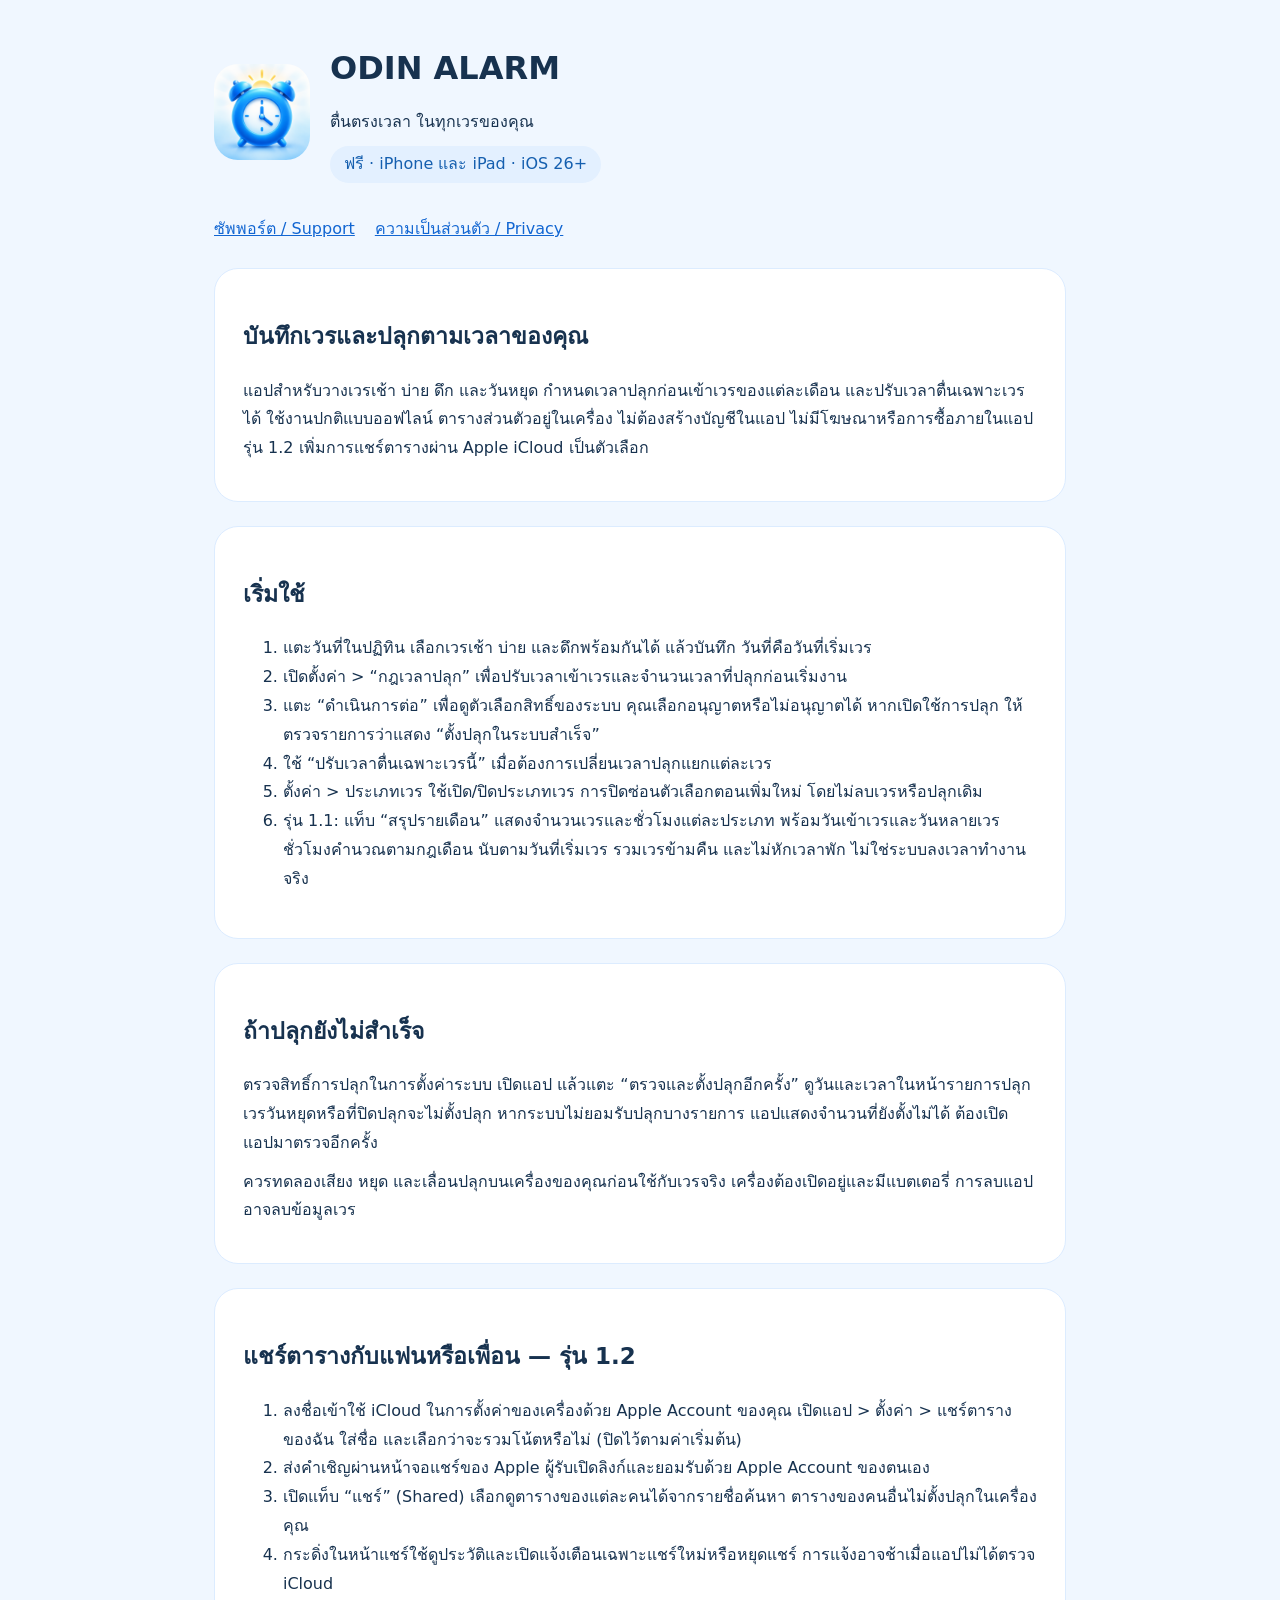
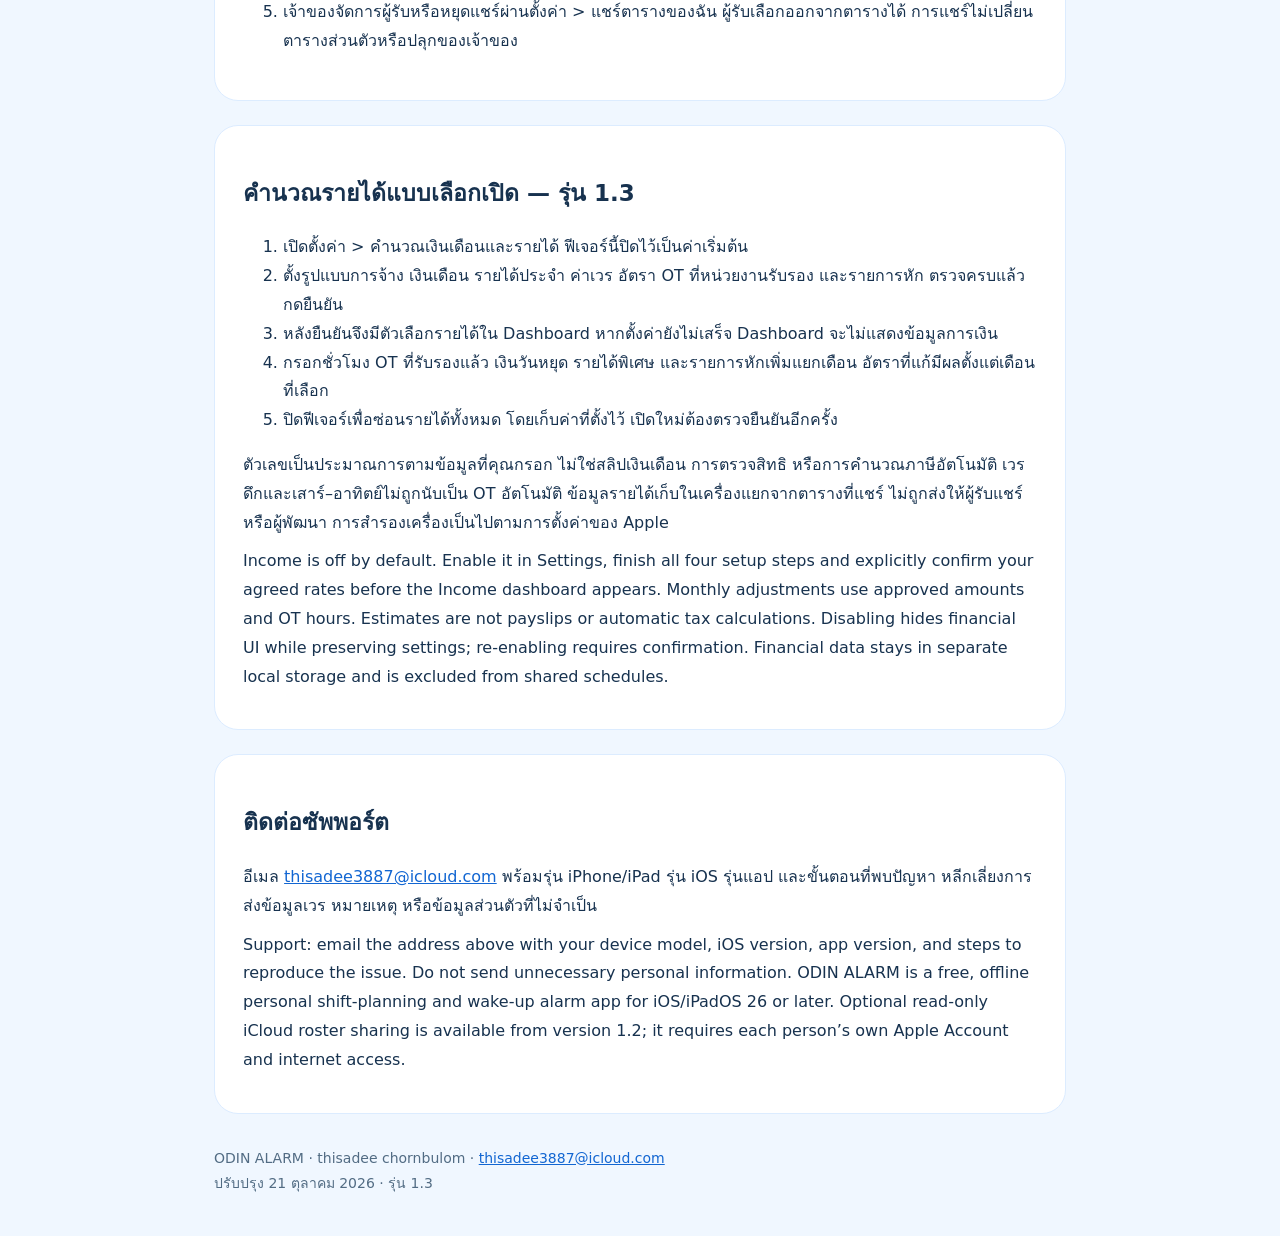
<file: index.html>
<!doctype html><html lang="th"><head><meta charset="utf-8"><meta name="viewport" content="width=device-width,initial-scale=1"><title>ODIN ALARM — ซัพพอร์ต</title><link rel="stylesheet" href="style.css"></head><body><main><header><img src="icon.png" alt="ไอคอน ODIN ALARM"><div><h1>ODIN ALARM</h1><p>ตื่นตรงเวลา ในทุกเวรของคุณ</p><span class="badge">ฟรี · iPhone และ iPad · iOS 26+</span></div></header><nav><a href="index.html">ซัพพอร์ต / Support</a><a href="privacy.html">ความเป็นส่วนตัว / Privacy</a></nav><section class="card"><h2>บันทึกเวรและปลุกตามเวลาของคุณ</h2><p>แอปสำหรับวางเวรเช้า บ่าย ดึก และวันหยุด กำหนดเวลาปลุกก่อนเข้าเวรของแต่ละเดือน และปรับเวลาตื่นเฉพาะเวรได้ ใช้งานปกติแบบออฟไลน์ ตารางส่วนตัวอยู่ในเครื่อง ไม่ต้องสร้างบัญชีในแอป ไม่มีโฆษณาหรือการซื้อภายในแอป รุ่น 1.2 เพิ่มการแชร์ตารางผ่าน Apple iCloud เป็นตัวเลือก</p></section><section class="card"><h2>เริ่มใช้</h2><ol><li>แตะวันที่ในปฏิทิน เลือกเวรเช้า บ่าย และดึกพร้อมกันได้ แล้วบันทึก วันที่คือวันที่เริ่มเวร</li><li>เปิดตั้งค่า > “กฎเวลาปลุก” เพื่อปรับเวลาเข้าเวรและจำนวนเวลาที่ปลุกก่อนเริ่มงาน</li><li>แตะ “ดำเนินการต่อ” เพื่อดูตัวเลือกสิทธิ์ของระบบ คุณเลือกอนุญาตหรือไม่อนุญาตได้ หากเปิดใช้การปลุก ให้ตรวจรายการว่าแสดง “ตั้งปลุกในระบบสำเร็จ”</li><li>ใช้ “ปรับเวลาตื่นเฉพาะเวรนี้” เมื่อต้องการเปลี่ยนเวลาปลุกแยกแต่ละเวร</li><li>ตั้งค่า > ประเภทเวร ใช้เปิด/ปิดประเภทเวร การปิดซ่อนตัวเลือกตอนเพิ่มใหม่ โดยไม่ลบเวรหรือปลุกเดิม</li><li>รุ่น 1.1: แท็บ “สรุปรายเดือน” แสดงจำนวนเวรและชั่วโมงแต่ละประเภท พร้อมวันเข้าเวรและวันหลายเวร ชั่วโมงคำนวณตามกฎเดือน นับตามวันที่เริ่มเวร รวมเวรข้ามคืน และไม่หักเวลาพัก ไม่ใช่ระบบลงเวลาทำงานจริง</li></ol></section><section class="card"><h2>ถ้าปลุกยังไม่สำเร็จ</h2><p>ตรวจสิทธิ์การปลุกในการตั้งค่าระบบ เปิดแอป แล้วแตะ “ตรวจและตั้งปลุกอีกครั้ง” ดูวันและเวลาในหน้ารายการปลุก เวรวันหยุดหรือที่ปิดปลุกจะไม่ตั้งปลุก หากระบบไม่ยอมรับปลุกบางรายการ แอปแสดงจำนวนที่ยังตั้งไม่ได้ ต้องเปิดแอปมาตรวจอีกครั้ง</p><p>ควรทดลองเสียง หยุด และเลื่อนปลุกบนเครื่องของคุณก่อนใช้กับเวรจริง เครื่องต้องเปิดอยู่และมีแบตเตอรี่ การลบแอปอาจลบข้อมูลเวร</p></section><section class="card"><h2>แชร์ตารางกับแฟนหรือเพื่อน — รุ่น 1.2</h2><ol><li>ลงชื่อเข้าใช้ iCloud ในการตั้งค่าของเครื่องด้วย Apple Account ของคุณ เปิดแอป > ตั้งค่า > แชร์ตารางของฉัน ใส่ชื่อ และเลือกว่าจะรวมโน้ตหรือไม่ (ปิดไว้ตามค่าเริ่มต้น)</li><li>ส่งคำเชิญผ่านหน้าจอแชร์ของ Apple ผู้รับเปิดลิงก์และยอมรับด้วย Apple Account ของตนเอง</li><li>เปิดแท็บ “แชร์” (Shared) เลือกดูตารางของแต่ละคนได้จากรายชื่อค้นหา ตารางของคนอื่นไม่ตั้งปลุกในเครื่องคุณ</li><li>กระดิ่งในหน้าแชร์ใช้ดูประวัติและเปิดแจ้งเตือนเฉพาะแชร์ใหม่หรือหยุดแชร์ การแจ้งอาจช้าเมื่อแอปไม่ได้ตรวจ iCloud</li><li>เจ้าของจัดการผู้รับหรือหยุดแชร์ผ่านตั้งค่า > แชร์ตารางของฉัน ผู้รับเลือกออกจากตารางได้ การแชร์ไม่เปลี่ยนตารางส่วนตัวหรือปลุกของเจ้าของ</li></ol></section><section class="card"><h2>คำนวณรายได้แบบเลือกเปิด — รุ่น 1.3</h2><ol><li>เปิดตั้งค่า &gt; คำนวณเงินเดือนและรายได้ ฟีเจอร์นี้ปิดไว้เป็นค่าเริ่มต้น</li><li>ตั้งรูปแบบการจ้าง เงินเดือน รายได้ประจำ ค่าเวร อัตรา OT ที่หน่วยงานรับรอง และรายการหัก ตรวจครบแล้วกดยืนยัน</li><li>หลังยืนยันจึงมีตัวเลือกรายได้ใน Dashboard หากตั้งค่ายังไม่เสร็จ Dashboard จะไม่แสดงข้อมูลการเงิน</li><li>กรอกชั่วโมง OT ที่รับรองแล้ว เงินวันหยุด รายได้พิเศษ และรายการหักเพิ่มแยกเดือน อัตราที่แก้มีผลตั้งแต่เดือนที่เลือก</li><li>ปิดฟีเจอร์เพื่อซ่อนรายได้ทั้งหมด โดยเก็บค่าที่ตั้งไว้ เปิดใหม่ต้องตรวจยืนยันอีกครั้ง</li></ol><p>ตัวเลขเป็นประมาณการตามข้อมูลที่คุณกรอก ไม่ใช่สลิปเงินเดือน การตรวจสิทธิ หรือการคำนวณภาษีอัตโนมัติ เวรดึกและเสาร์–อาทิตย์ไม่ถูกนับเป็น OT อัตโนมัติ ข้อมูลรายได้เก็บในเครื่องแยกจากตารางที่แชร์ ไม่ถูกส่งให้ผู้รับแชร์หรือผู้พัฒนา การสำรองเครื่องเป็นไปตามการตั้งค่าของ Apple</p><p lang="en">Income is off by default. Enable it in Settings, finish all four setup steps and explicitly confirm your agreed rates before the Income dashboard appears. Monthly adjustments use approved amounts and OT hours. Estimates are not payslips or automatic tax calculations. Disabling hides financial UI while preserving settings; re-enabling requires confirmation. Financial data stays in separate local storage and is excluded from shared schedules.</p></section><section class="card"><h2>ติดต่อซัพพอร์ต</h2><p>อีเมล <a href="mailto:thisadee3887@icloud.com">thisadee3887@icloud.com</a> พร้อมรุ่น iPhone/iPad รุ่น iOS รุ่นแอป และขั้นตอนที่พบปัญหา หลีกเลี่ยงการส่งข้อมูลเวร หมายเหตุ หรือข้อมูลส่วนตัวที่ไม่จำเป็น</p><p lang="en">Support: email the address above with your device model, iOS version, app version, and steps to reproduce the issue. Do not send unnecessary personal information. ODIN ALARM is a free, offline personal shift-planning and wake-up alarm app for iOS/iPadOS 26 or later. Optional read-only iCloud roster sharing is available from version 1.2; it requires each person’s own Apple Account and internet access.</p></section><footer>ODIN ALARM · thisadee chornbulom · <a href="mailto:thisadee3887@icloud.com">thisadee3887@icloud.com</a><br>ปรับปรุง 21 ตุลาคม 2026 · รุ่น 1.3</footer></main></body></html>
</file>
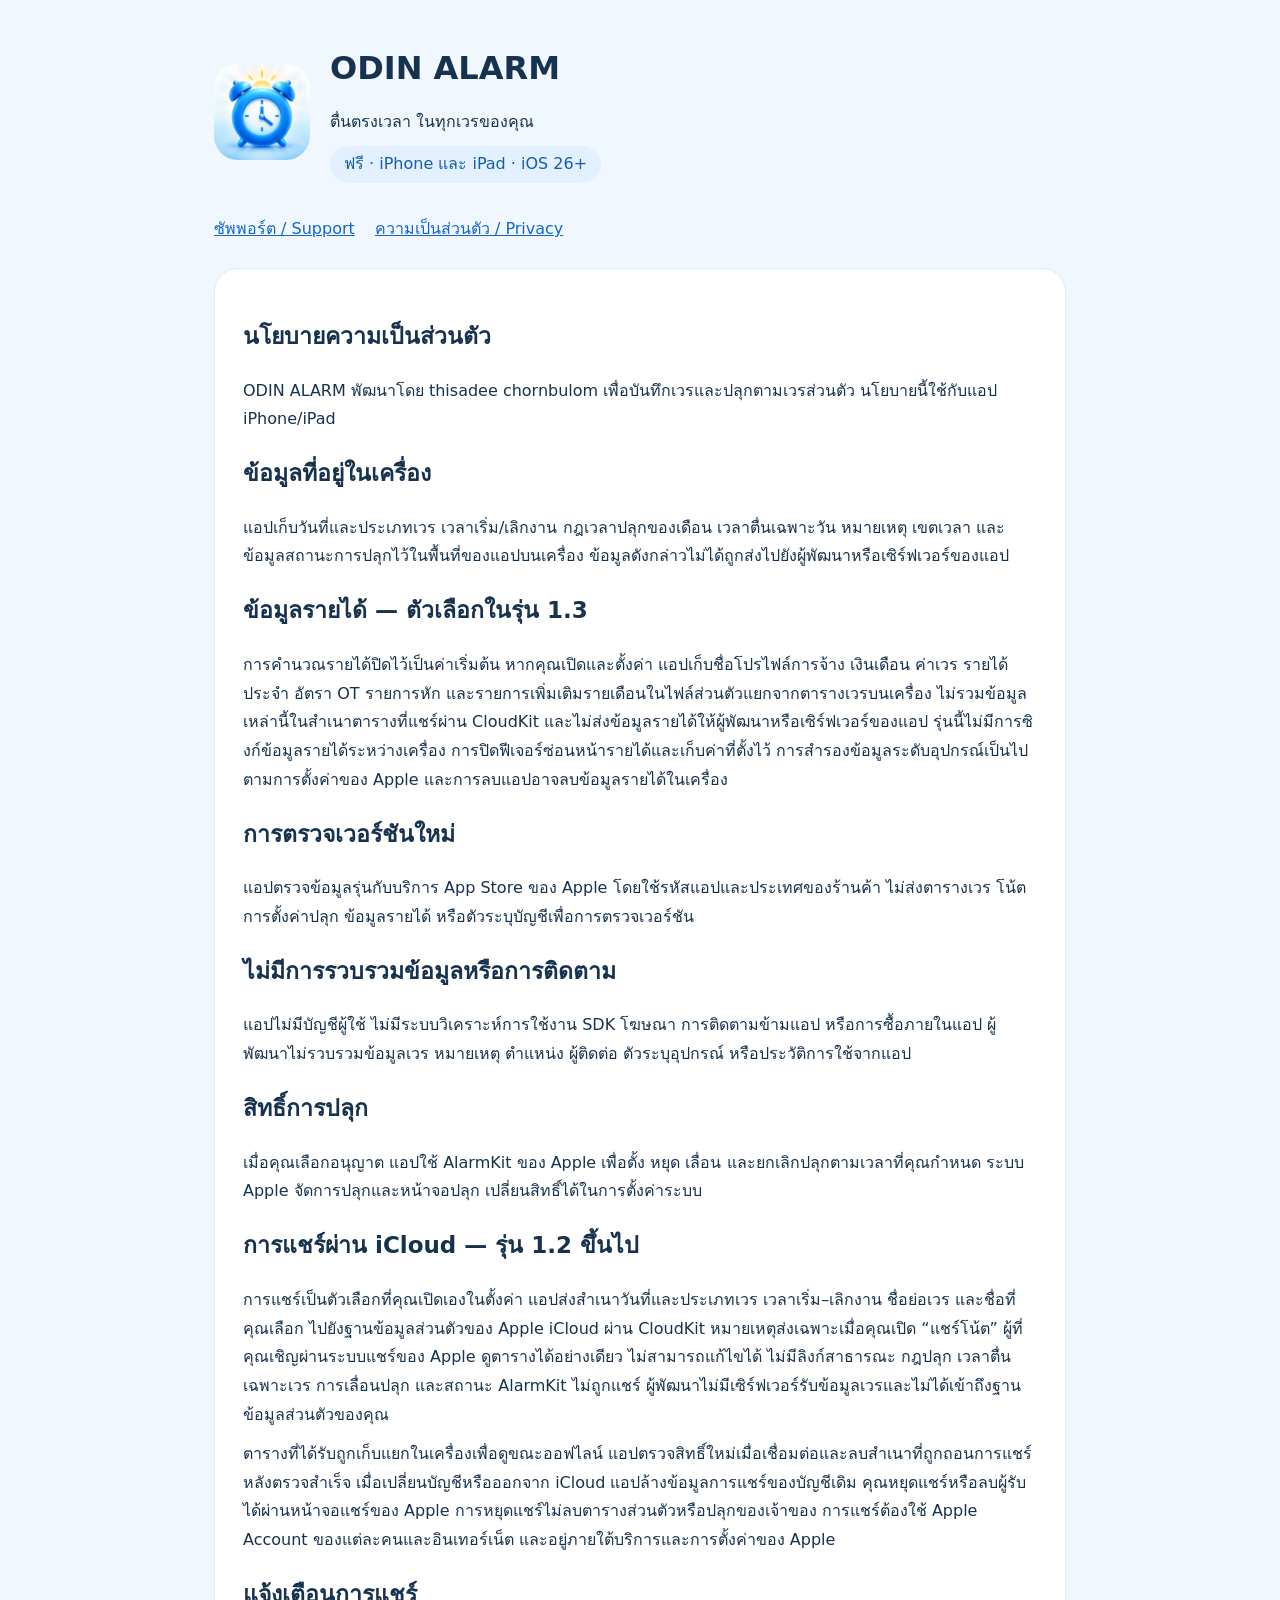
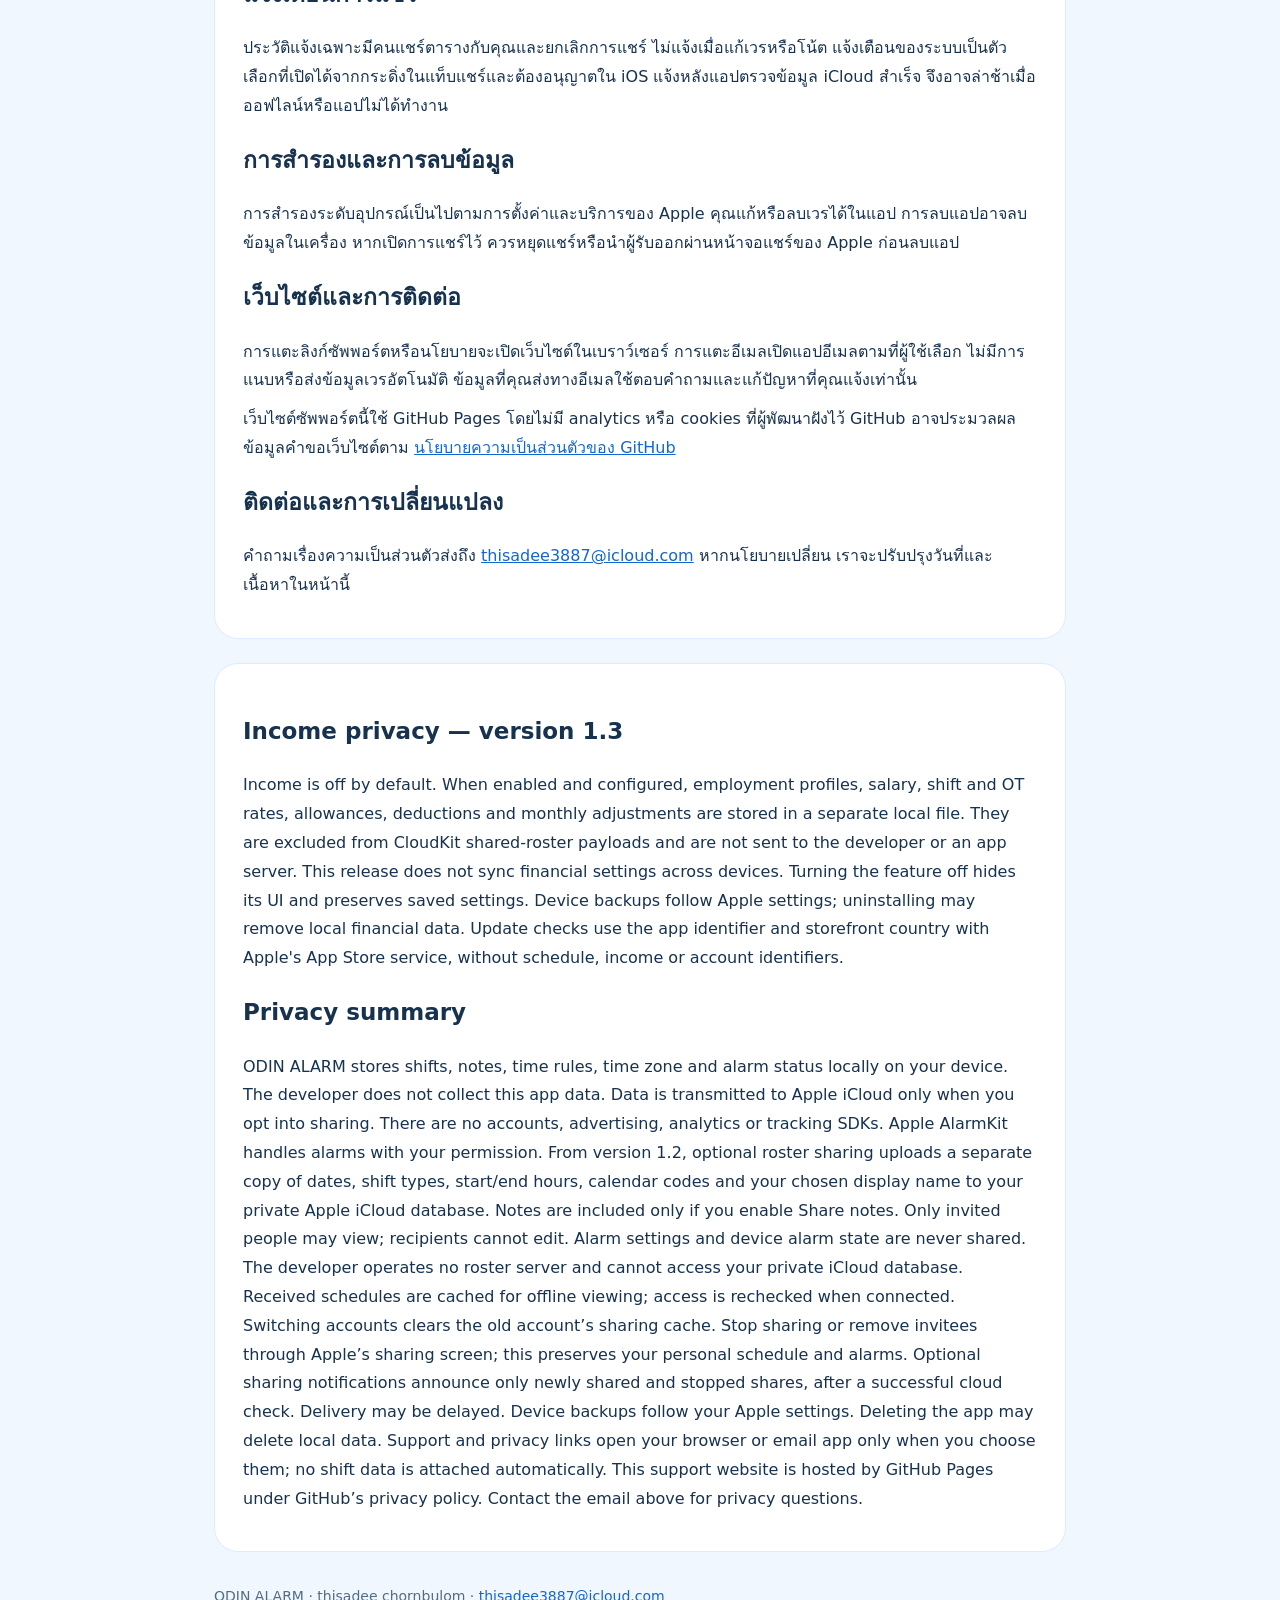
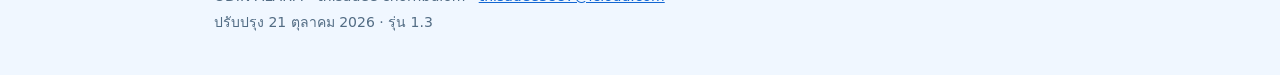
<file: privacy.html>
<!doctype html><html lang="th"><head><meta charset="utf-8"><meta name="viewport" content="width=device-width,initial-scale=1"><title>ODIN ALARM — ความเป็นส่วนตัว</title><link rel="stylesheet" href="style.css"></head><body><main><header><img src="icon.png" alt="ไอคอน ODIN ALARM"><div><h1>ODIN ALARM</h1><p>ตื่นตรงเวลา ในทุกเวรของคุณ</p><span class="badge">ฟรี · iPhone และ iPad · iOS 26+</span></div></header><nav><a href="index.html">ซัพพอร์ต / Support</a><a href="privacy.html">ความเป็นส่วนตัว / Privacy</a></nav><section class="card"><h2>นโยบายความเป็นส่วนตัว</h2><p>ODIN ALARM พัฒนาโดย thisadee chornbulom เพื่อบันทึกเวรและปลุกตามเวรส่วนตัว นโยบายนี้ใช้กับแอป iPhone/iPad</p><h2>ข้อมูลที่อยู่ในเครื่อง</h2><p>แอปเก็บวันที่และประเภทเวร เวลาเริ่ม/เลิกงาน กฎเวลาปลุกของเดือน เวลาตื่นเฉพาะวัน หมายเหตุ เขตเวลา และข้อมูลสถานะการปลุกไว้ในพื้นที่ของแอปบนเครื่อง ข้อมูลดังกล่าวไม่ได้ถูกส่งไปยังผู้พัฒนาหรือเซิร์ฟเวอร์ของแอป</p><h2>ข้อมูลรายได้ — ตัวเลือกในรุ่น 1.3</h2><p>การคำนวณรายได้ปิดไว้เป็นค่าเริ่มต้น หากคุณเปิดและตั้งค่า แอปเก็บชื่อโปรไฟล์การจ้าง เงินเดือน ค่าเวร รายได้ประจำ อัตรา OT รายการหัก และรายการเพิ่มเติมรายเดือนในไฟล์ส่วนตัวแยกจากตารางเวรบนเครื่อง ไม่รวมข้อมูลเหล่านี้ในสำเนาตารางที่แชร์ผ่าน CloudKit และไม่ส่งข้อมูลรายได้ให้ผู้พัฒนาหรือเซิร์ฟเวอร์ของแอป รุ่นนี้ไม่มีการซิงก์ข้อมูลรายได้ระหว่างเครื่อง การปิดฟีเจอร์ซ่อนหน้ารายได้และเก็บค่าที่ตั้งไว้ การสำรองข้อมูลระดับอุปกรณ์เป็นไปตามการตั้งค่าของ Apple และการลบแอปอาจลบข้อมูลรายได้ในเครื่อง</p><h2>การตรวจเวอร์ชันใหม่</h2><p>แอปตรวจข้อมูลรุ่นกับบริการ App Store ของ Apple โดยใช้รหัสแอปและประเทศของร้านค้า ไม่ส่งตารางเวร โน้ต การตั้งค่าปลุก ข้อมูลรายได้ หรือตัวระบุบัญชีเพื่อการตรวจเวอร์ชัน</p><h2>ไม่มีการรวบรวมข้อมูลหรือการติดตาม</h2><p>แอปไม่มีบัญชีผู้ใช้ ไม่มีระบบวิเคราะห์การใช้งาน SDK โฆษณา การติดตามข้ามแอป หรือการซื้อภายในแอป ผู้พัฒนาไม่รวบรวมข้อมูลเวร หมายเหตุ ตำแหน่ง ผู้ติดต่อ ตัวระบุอุปกรณ์ หรือประวัติการใช้จากแอป</p><h2>สิทธิ์การปลุก</h2><p>เมื่อคุณเลือกอนุญาต แอปใช้ AlarmKit ของ Apple เพื่อตั้ง หยุด เลื่อน และยกเลิกปลุกตามเวลาที่คุณกำหนด ระบบ Apple จัดการปลุกและหน้าจอปลุก เปลี่ยนสิทธิ์ได้ในการตั้งค่าระบบ</p><h2>การแชร์ผ่าน iCloud — รุ่น 1.2 ขึ้นไป</h2><p>การแชร์เป็นตัวเลือกที่คุณเปิดเองในตั้งค่า แอปส่งสำเนาวันที่และประเภทเวร เวลาเริ่ม–เลิกงาน ชื่อย่อเวร และชื่อที่คุณเลือก ไปยังฐานข้อมูลส่วนตัวของ Apple iCloud ผ่าน CloudKit หมายเหตุส่งเฉพาะเมื่อคุณเปิด “แชร์โน้ต” ผู้ที่คุณเชิญผ่านระบบแชร์ของ Apple ดูตารางได้อย่างเดียว ไม่สามารถแก้ไขได้ ไม่มีลิงก์สาธารณะ กฎปลุก เวลาตื่นเฉพาะเวร การเลื่อนปลุก และสถานะ AlarmKit ไม่ถูกแชร์ ผู้พัฒนาไม่มีเซิร์ฟเวอร์รับข้อมูลเวรและไม่ได้เข้าถึงฐานข้อมูลส่วนตัวของคุณ</p><p>ตารางที่ได้รับถูกเก็บแยกในเครื่องเพื่อดูขณะออฟไลน์ แอปตรวจสิทธิ์ใหม่เมื่อเชื่อมต่อและลบสำเนาที่ถูกถอนการแชร์หลังตรวจสำเร็จ เมื่อเปลี่ยนบัญชีหรือออกจาก iCloud แอปล้างข้อมูลการแชร์ของบัญชีเดิม คุณหยุดแชร์หรือลบผู้รับได้ผ่านหน้าจอแชร์ของ Apple การหยุดแชร์ไม่ลบตารางส่วนตัวหรือปลุกของเจ้าของ การแชร์ต้องใช้ Apple Account ของแต่ละคนและอินเทอร์เน็ต และอยู่ภายใต้บริการและการตั้งค่าของ Apple</p><h2>แจ้งเตือนการแชร์</h2><p>ประวัติแจ้งเฉพาะมีคนแชร์ตารางกับคุณและยกเลิกการแชร์ ไม่แจ้งเมื่อแก้เวรหรือโน้ต แจ้งเตือนของระบบเป็นตัวเลือกที่เปิดได้จากกระดิ่งในแท็บแชร์และต้องอนุญาตใน iOS แจ้งหลังแอปตรวจข้อมูล iCloud สำเร็จ จึงอาจล่าช้าเมื่อออฟไลน์หรือแอปไม่ได้ทำงาน</p><h2>การสำรองและการลบข้อมูล</h2><p>การสำรองระดับอุปกรณ์เป็นไปตามการตั้งค่าและบริการของ Apple คุณแก้หรือลบเวรได้ในแอป การลบแอปอาจลบข้อมูลในเครื่อง หากเปิดการแชร์ไว้ ควรหยุดแชร์หรือนำผู้รับออกผ่านหน้าจอแชร์ของ Apple ก่อนลบแอป</p><h2>เว็บไซต์และการติดต่อ</h2><p>การแตะลิงก์ซัพพอร์ตหรือนโยบายจะเปิดเว็บไซต์ในเบราว์เซอร์ การแตะอีเมลเปิดแอปอีเมลตามที่ผู้ใช้เลือก ไม่มีการแนบหรือส่งข้อมูลเวรอัตโนมัติ ข้อมูลที่คุณส่งทางอีเมลใช้ตอบคำถามและแก้ปัญหาที่คุณแจ้งเท่านั้น</p><p>เว็บไซต์ซัพพอร์ตนี้ใช้ GitHub Pages โดยไม่มี analytics หรือ cookies ที่ผู้พัฒนาฝังไว้ GitHub อาจประมวลผลข้อมูลคำขอเว็บไซต์ตาม <a href="https://docs.github.com/en/site-policy/privacy-policies/github-general-privacy-statement">นโยบายความเป็นส่วนตัวของ GitHub</a></p><h2>ติดต่อและการเปลี่ยนแปลง</h2><p>คำถามเรื่องความเป็นส่วนตัวส่งถึง <a href="mailto:thisadee3887@icloud.com">thisadee3887@icloud.com</a> หากนโยบายเปลี่ยน เราจะปรับปรุงวันที่และเนื้อหาในหน้านี้</p></section><section class="card" lang="en"><h2>Income privacy — version 1.3</h2><p>Income is off by default. When enabled and configured, employment profiles, salary, shift and OT rates, allowances, deductions and monthly adjustments are stored in a separate local file. They are excluded from CloudKit shared-roster payloads and are not sent to the developer or an app server. This release does not sync financial settings across devices. Turning the feature off hides its UI and preserves saved settings. Device backups follow Apple settings; uninstalling may remove local financial data. Update checks use the app identifier and storefront country with Apple's App Store service, without schedule, income or account identifiers.</p><h2>Privacy summary</h2><p>ODIN ALARM stores shifts, notes, time rules, time zone and alarm status locally on your device. The developer does not collect this app data. Data is transmitted to Apple iCloud only when you opt into sharing. There are no accounts, advertising, analytics or tracking SDKs. Apple AlarmKit handles alarms with your permission. From version 1.2, optional roster sharing uploads a separate copy of dates, shift types, start/end hours, calendar codes and your chosen display name to your private Apple iCloud database. Notes are included only if you enable Share notes. Only invited people may view; recipients cannot edit. Alarm settings and device alarm state are never shared. The developer operates no roster server and cannot access your private iCloud database. Received schedules are cached for offline viewing; access is rechecked when connected. Switching accounts clears the old account’s sharing cache. Stop sharing or remove invitees through Apple’s sharing screen; this preserves your personal schedule and alarms. Optional sharing notifications announce only newly shared and stopped shares, after a successful cloud check. Delivery may be delayed. Device backups follow your Apple settings. Deleting the app may delete local data. Support and privacy links open your browser or email app only when you choose them; no shift data is attached automatically. This support website is hosted by GitHub Pages under GitHub’s privacy policy. Contact the email above for privacy questions.</p></section><footer>ODIN ALARM · thisadee chornbulom · <a href="mailto:thisadee3887@icloud.com">thisadee3887@icloud.com</a><br>ปรับปรุง 21 ตุลาคม 2026 · รุ่น 1.3</footer></main></body></html>
</file>
<file: style.css>
*{box-sizing:border-box}body{margin:0;background:#f0f7ff;color:#17324f;font-family:system-ui,-apple-system,"Noto Sans Thai",sans-serif;line-height:1.8}main{max-width:900px;margin:auto;padding:40px 24px}header{display:flex;align-items:center;gap:20px;margin-bottom:32px}header img{width:96px;border-radius:24px}h1{margin:0;font-size:32px}h2{font-size:23px}p{margin:10px 0}a{color:#1266d2}nav{display:flex;gap:20px;flex-wrap:wrap}.card{background:white;border:1px solid #dcecff;border-radius:24px;padding:28px;margin:24px 0}footer{font-size:14px;color:#526c84;margin-top:32px}.badge{display:inline-block;border-radius:20px;background:#e3f0ff;color:#155faf;padding:4px 14px}.muted{color:#526c84}@media(max-width:480px){h1{font-size:26px}header img{width:76px}.card{padding:22px}}
</file>
